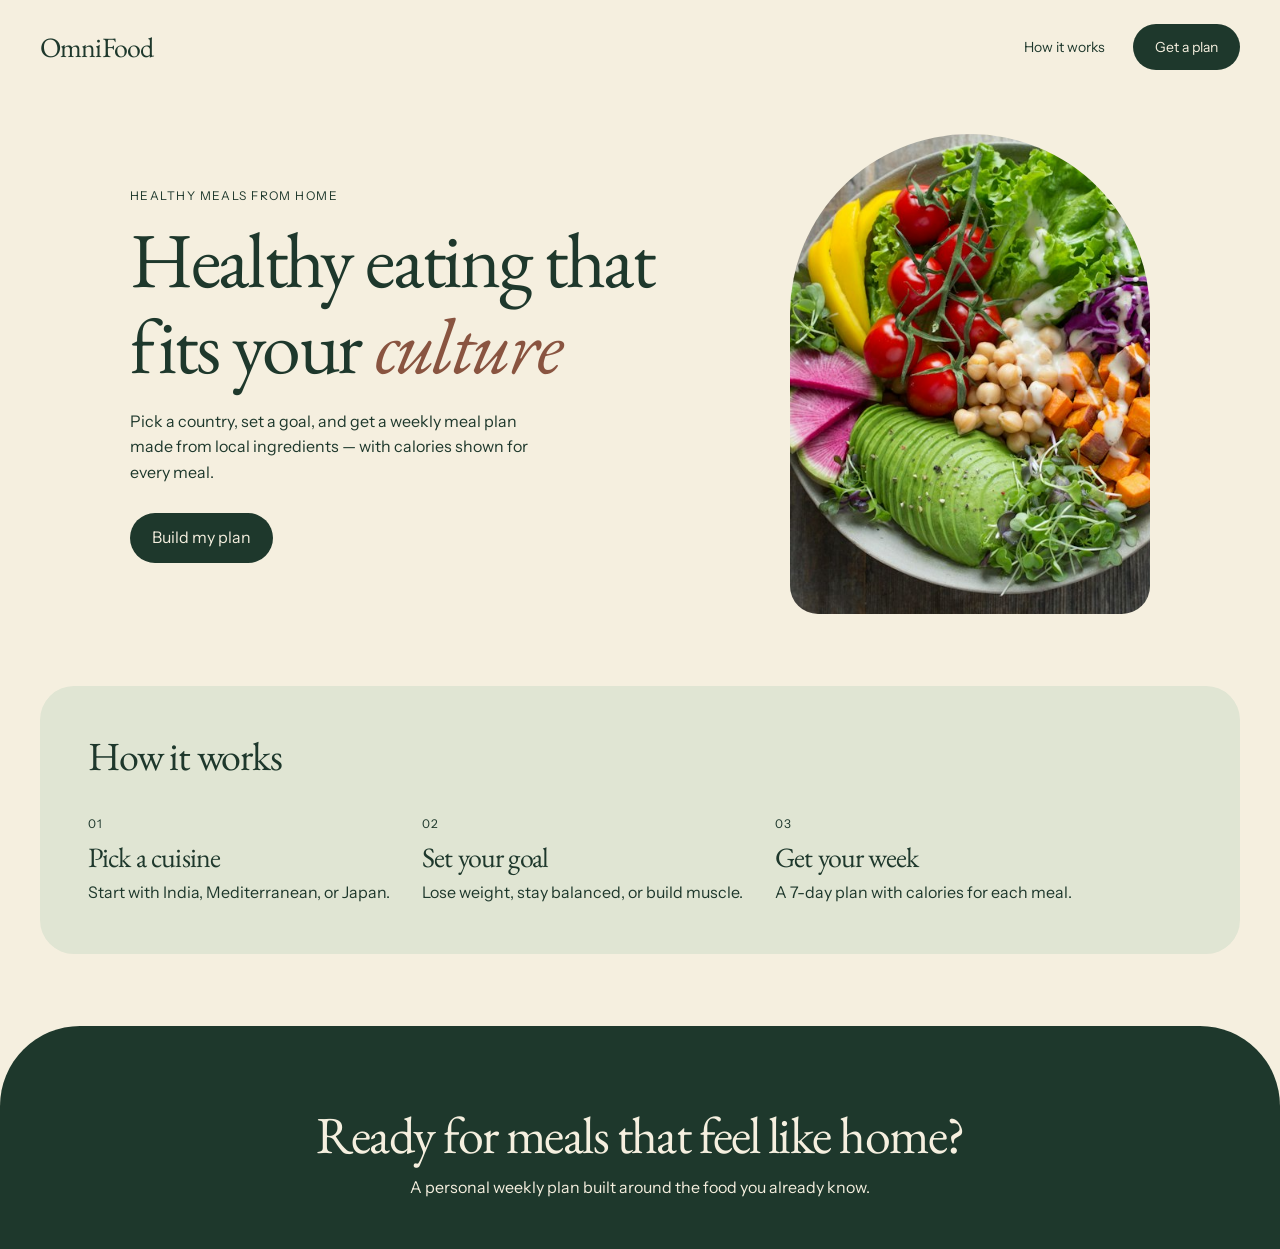
<file: Omnifood_project/index.html>
<!doctype html>
<html lang="en">
  <head>
    <meta charset="UTF-8" />
    <meta name="viewport" content="width=device-width, initial-scale=1.0" />
    <title>OmniFood</title>
    <link rel="preconnect" href="https://fonts.googleapis.com" />
    <link rel="preconnect" href="https://fonts.gstatic.com" crossorigin />
    <link
      href="https://fonts.googleapis.com/css2?family=EB+Garamond:ital,wght@0,400;1,400&family=Instrument+Sans:wght@400;500&display=swap"
      rel="stylesheet"
    />
    <link rel="stylesheet" href="style.css" />
    <link rel="stylesheet" href="queries.css" />
  </head>
  <body>
    <header class="header">
      <p class="logo">OmniFood</p>
      <button class="menu-btn" type="button" aria-expanded="false" aria-label="Menu">
        ☰
      </button>
      <nav class="nav">
        <a href="#how">How it works</a>
        <a class="btn" href="#start">Get a plan</a>
      </nav>
    </header>

    <section class="hero">
      <div class="hero-text">
        <p class="label">Healthy meals from home</p>
        <h1>Healthy eating that fits your <em>culture</em></h1>
        <p class="lead">
          Pick a country, set a goal, and get a weekly meal plan made from local
          ingredients — with calories shown for every meal.
        </p>
        <a class="btn" href="#start">Build my plan</a>
      </div>
      <img
        class="hero-img"
        src="food.jpg"
        width="420"
        height="560"
        alt="Bowl of fresh vegetables, herbs, and salad"
      />
    </section>

    <section class="panel" id="how">
      <h2>How it works</h2>
      <div class="steps">
        <div>
          <p class="label">01</p>
          <h3>Pick a cuisine</h3>
          <p>Start with India, Mediterranean, or Japan.</p>
        </div>
        <div>
          <p class="label">02</p>
          <h3>Set your goal</h3>
          <p>Lose weight, stay balanced, or build muscle.</p>
        </div>
        <div>
          <p class="label">03</p>
          <h3>Get your week</h3>
          <p>A 7-day plan with calories for each meal.</p>
        </div>
      </div>
    </section>

    <footer class="footer" id="start">
      <h2>Ready for meals that feel like home?</h2>
      <p>A personal weekly plan built around the food you already know.</p>
    </footer>
  </body>
  <script src="script.js"></script>
</html>
</file>
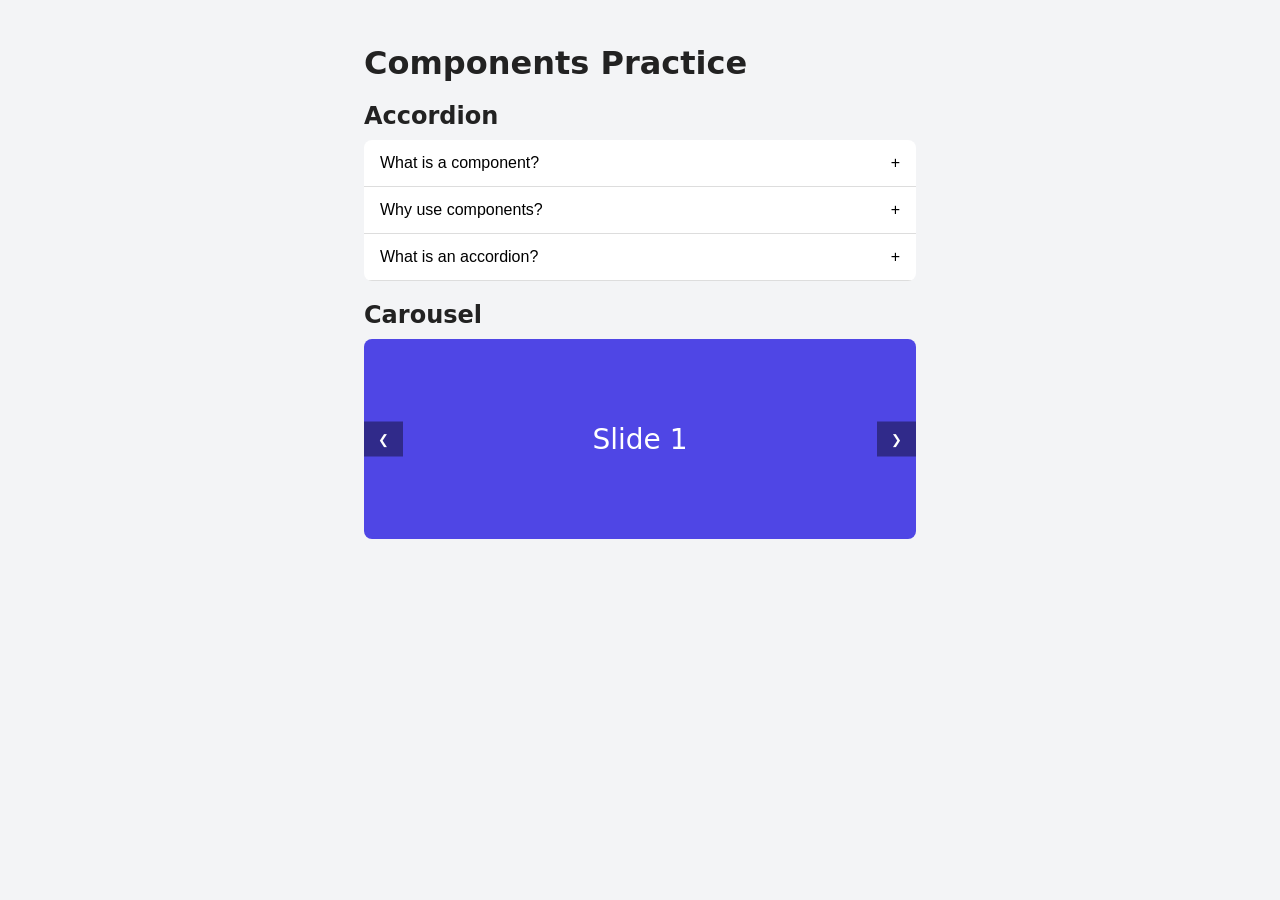
<file: Section 5/index.html>
<!doctype html>
<html lang="en">
  <head>
    <meta charset="UTF-8" />
    <meta name="viewport" content="width=device-width, initial-scale=1" />
    <title>Components Practice</title>
    <link rel="stylesheet" href="style.css" />
  </head>
  <body>
    <main class="container">
      <h1>Components Practice</h1>

      <!-- ACCORDION -->
      <h2>Accordion</h2>
      <div class="accordion">
        <div class="item">
          <button class="header">
            What is a component? <span class="icon">+</span>
          </button>
          <div class="panel">
            <p>A reusable piece of UI, like a button or card.</p>
          </div>
        </div>
        <div class="item">
          <button class="header">
            Why use components? <span class="icon">+</span>
          </button>
          <div class="panel">
            <p>They keep design consistent and save time.</p>
          </div>
        </div>
        <div class="item">
          <button class="header">
            What is an accordion? <span class="icon">+</span>
          </button>
          <div class="panel">
            <p>A list where clicking a header shows or hides content.</p>
          </div>
        </div>
      </div>

      <!-- CAROUSEL -->
      <h2>Carousel</h2>
      <div class="carousel">
        <div class="track">
          <div class="slide s1">Slide 1</div>
          <div class="slide s2">Slide 2</div>
          <div class="slide s3">Slide 3</div>
        </div>
        <button class="nav prev">&#10094;</button>
        <button class="nav next">&#10095;</button>
      </div>
    </main>
  </body>
</html>
</file>
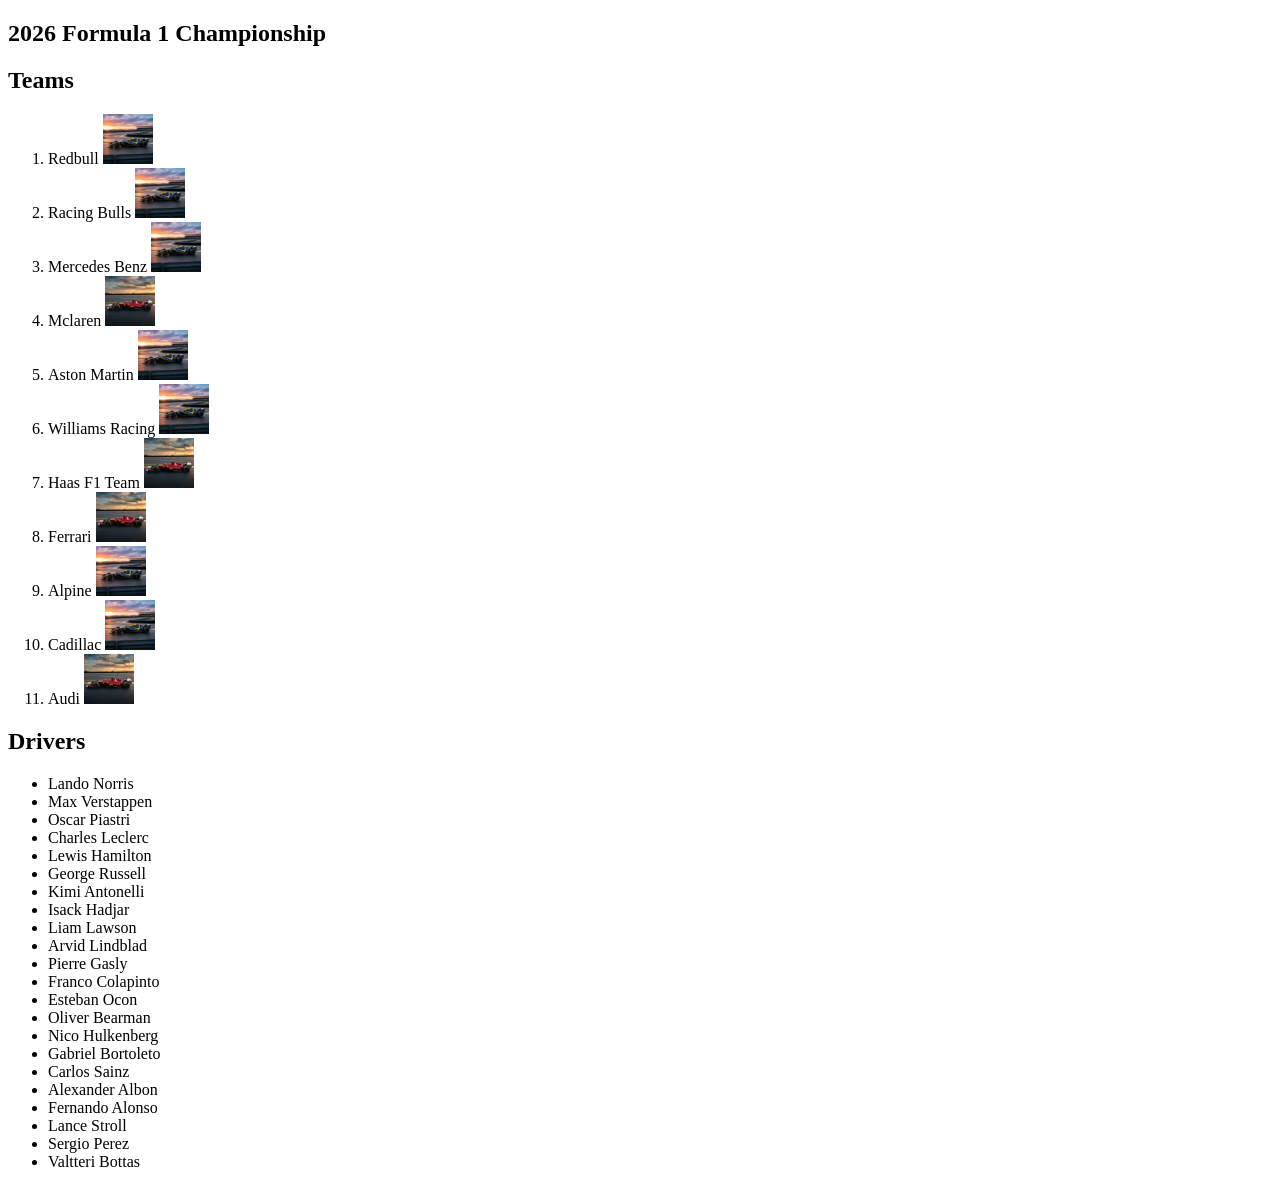
<file: temp.html>
<!doctype html>
<html lang="en">
  <head>
    <meta charset="UTF-8" />
    <title>Formula 1</title>
  </head>

  <body>
    <article>
      <h1>2026 Formula 1 Championship</h1>
    </article>
    <h2>Teams</h2>
    <ol>
      <li>
        Redbull
        <img
          src="img/navy-car.png"
          alt="Redbull car 2026"
          width="50"
          height="50"
        />
      </li>
      <li>
        Racing Bulls
        <img
          src="img/navy-car.png"
          alt="Racing Bulls car"
          width="50"
          height="50"
        />
      </li>
      <li>
        Mercedes Benz
        <img
          src="img/navy-car.png"
          alt="Mercedes Benz car"
          width="50"
          height="50"
        />
      </li>
      <li>
        Mclaren
        <img src="img/red-car.png" alt="Mclaren car" width="50" height="50" />
      </li>
      <li>
        Aston Martin
        <img
          src="img/navy-car.png"
          alt="Aston Martin car"
          width="50"
          height="50"
        />
      </li>
      <li>
        Williams Racing
        <img
          src="img/navy-car.png"
          alt="Williams Racing car"
          width="50"
          height="50"
        />
      </li>
      <li>
        Haas F1 Team
        <img src="img/red-car.png" alt="Haas F1 car" width="50" height="50" />
      </li>
      <li>
        Ferrari
        <img src="img/red-car.png" alt="Ferrari car" width="50" height="50" />
      </li>
      <li>
        Alpine
        <img src="img/navy-car.png" alt="Alpine car" width="50" height="50" />
      </li>
      <li>
        Cadillac
        <img src="img/navy-car.png" alt="Cadillac car" width="50" height="50" />
      </li>
      <li>
        Audi <img src="img/red-car.png" alt="Audi car" width="50" height="50" />
      </li>
    </ol>

    <aside>
      <h2>Drivers</h2>
      <ul>
        <li>Lando Norris</li>
        <li>Max Verstappen</li>
        <li>Oscar Piastri</li>
        <li>Charles Leclerc</li>
        <li>Lewis Hamilton</li>
        <li>George Russell</li>
        <li>Kimi Antonelli</li>
        <li>Isack Hadjar</li>
        <li>Liam Lawson</li>
        <li>Arvid Lindblad</li>
        <li>Pierre Gasly</li>
        <li>Franco Colapinto</li>
        <li>Esteban Ocon</li>
        <li>Oliver Bearman</li>
        <li>Nico Hulkenberg</li>
        <li>Gabriel Bortoleto</li>
        <li>Carlos Sainz</li>
        <li>Alexander Albon</li>
        <li>Fernando Alonso</li>
        <li>Lance Stroll</li>
        <li>Sergio Perez</li>
        <li>Valtteri Bottas</li>
      </ul>
    </aside>
  </body>
</html>
</file>
<file: Omnifood_project/style.css>
:root {
  --dp-color-ground: #f5efdf;
  --dp-color-ink: #1e382c;
  --dp-color-panel: #e0e5d3;
  --dp-color-warm-field: #e6cbb8;
  --dp-color-accent: #895440;
  --dp-color-rule: #d4d0bd;

  --dp-typography-display: "Botanical Garamond", "EB Garamond", Georgia, serif;
  --dp-typography-reading:
    "Botanical Instrument", "Instrument Sans", sans-serif;
}

* {
  box-sizing: border-box;
}

body {
  margin: 0;
  background: var(--dp-color-ground);
  color: var(--dp-color-ink);
  font-family: var(--dp-typography-reading);
  font-size: 16px;
  line-height: 1.6;
}

h1,
h2,
h3,
.logo {
  font-family: var(--dp-typography-display);
  font-weight: 400;
  letter-spacing: -0.03em;
  line-height: 1.1;
}

a {
  color: var(--dp-color-ink);
}

a:focus-visible {
  outline: 2px solid var(--dp-color-accent);
  outline-offset: 3px;
}

html {
  scroll-behavior: smooth;
  scroll-padding-top: 80px;
}

.header {
  display: flex;
  justify-content: space-between;
  gap: 20px;
  align-items: center;
  padding: 24px 40px;
  position: sticky;
  top: 0;
  z-index: 100;
  background: var(--dp-color-ground);
}

.logo {
  margin: 0;
  font-size: 28px;
}

.menu-btn {
  display: none;
  background: none;
  border: none;
  padding: 4px;
  font-size: 28px;
  color: var(--dp-color-ink);
  cursor: pointer;
}

.menu-btn:focus-visible {
  outline: 2px solid var(--dp-color-accent);
  outline-offset: 3px;
}

.nav {
  display: flex;
  align-items: center;
  gap: 28px;
}

.nav a {
  font-size: 14px;
  text-decoration: none;
  position: relative;
}

.nav a:not(.btn)::after {
  content: "";
  position: absolute;
  width: 0;
  height: 2px;
  bottom: -4px;
  left: 0;
  background-color: var(--dp-color-ink);
  transition: width 0.3s ease;
}

.nav a:not(.btn):hover::after {
  width: 100%;
}

.btn {
  display: inline-block;
  position: relative;
  background: var(--dp-color-ink);
  color: var(--dp-color-ground);
  text-decoration: none;
  padding: 12px 22px;
  border-radius: 999px;
  transition:
    background 0.35s ease,
    transform 0.35s ease;
}

.btn:hover {
  background: var(--dp-color-accent);
  transform: translateY(-2px);
}

.hero {
  display: flex;
  align-items: center;
  gap: 48px;
  padding: 40px 40px 72px;
  max-width: 1100px;
  margin: 0 auto;
}

.hero-text {
  flex: 1;
}

.hero-text .btn::after {
  content: "";
  position: absolute;
  width: 0;
  height: 2px;
  bottom: -4px;
  left: 0;
  background-color: var(--dp-color-ink);
  transition: width 0.3s ease;
}

.hero-text .btn:hover::after {
  width: 100%;
}

.label {
  margin: 0 0 12px;
  font-size: 12px;
  letter-spacing: 0.12em;
  text-transform: uppercase;
}

h1 {
  margin: 0 0 20px;
  font-size: clamp(48px, 7vw, 78px);
}

h1 em {
  font-style: italic;
  color: var(--dp-color-accent);
}

.lead {
  max-width: 420px;
  margin: 0 0 28px;
}

.hero-img {
  width: 360px;
  height: 480px;
  object-fit: cover;
  border-radius: 180px 180px 28px 28px;
  flex-shrink: 0;
  transition: transform 0.35s ease;
}

.hero-img:hover {
  transform: scale(1.02);
}

.panel {
  background: var(--dp-color-panel);
  margin: 0 40px 72px;
  padding: 48px;
  border-radius: 34px;
}

.panel h2 {
  margin: 0 0 36px;
  font-size: 40px;
}

.steps {
  display: flex;
  gap: 32px;
}

.steps h3 {
  margin: 8px 0;
  font-size: 28px;
}

.steps p {
  margin: 0;
}

.footer {
  background: var(--dp-color-ink);
  color: var(--dp-color-ground);
  text-align: center;
  padding: 80px 24px 48px;
  border-radius: 80px 80px 0 0;
}

.footer h2 {
  margin: 0 0 12px;
  font-size: clamp(32px, 5vw, 52px);
}

.footer p {
  margin: 0;
}
</file>
<file: Omnifood_project/queries.css>
/* Laptop */
@media (max-width: 1120px) {
  .hero {
    gap: 32px;
    padding: 32px 32px 56px;
  }

  .hero-img {
    width: 300px;
    height: 420px;
  }

  .panel {
    margin: 0 32px 56px;
    padding: 40px;
  }
}

/* Tablet: stack the hero, stack the steps */
@media (max-width: 760px) {
  .header,
  .hero,
  .panel {
    padding-left: 20px;
    padding-right: 20px;
  }

  .hero {
    flex-direction: column;
    align-items: flex-start;
  }

  .hero-img {
    width: 100%;
    height: 420px;
  }

  .steps {
    flex-direction: column;
  }

  .panel {
    margin-left: 20px;
    margin-right: 20px;
  }
}

/* Phone: smaller type and spacing */
@media (max-width: 480px) {
  .header {
    padding: 16px 16px;
  }

  .menu-btn {
    display: block;
  }

  .nav {
    display: none;
    position: absolute;
    top: 100%;
    left: 0;
    right: 0;
    flex-direction: column;
    align-items: flex-start;
    gap: 16px;
    padding: 16px 20px 24px;
    background: var(--dp-color-panel);
  }

  .nav-open .nav {
    display: flex;
  }

  .logo {
    font-size: 22px;
  }

  .btn {
    padding: 10px 18px;
  }

  h1 {
    font-size: 40px;
  }

  .panel h2 {
    font-size: 28px;
  }

  .footer {
    padding: 56px 16px 36px;
    border-radius: 48px 48px 0 0;
  }
}

@media (prefers-reduced-motion: reduce) {
  html {
    scroll-behavior: auto;
  }

  .btn,
  .hero-img,
  .nav a::after,
  .hero-text .btn::after {
    transition: none;
  }

  .btn:hover,
  .hero-img:hover {
    transform: none;
  }
}
</file>
<file: Section 5/style.css>
/* ---------- Base ---------- */
* {
  box-sizing: border-box;
  margin: 0;
  padding: 0;
}
body {
  font-family: system-ui, sans-serif;
  background: #f3f4f6;
  color: #222;
}
.container {
  max-width: 600px;
  margin: 0 auto;
  padding: 24px;
}
h1,
h2 {
  margin: 20px 0 10px;
}

/* ---------- Accordion ---------- */
.accordion {
  background: #fff;
  border-radius: 8px;
  overflow: hidden;
}
.item {
  border-bottom: 1px solid #ddd;
}
.header {
  width: 100%;
  padding: 14px 16px;
  display: flex;
  justify-content: space-between;
  background: none;
  border: none;
  font-size: 16px;
  cursor: pointer;
}
.header:hover {
  background: #f9fafb;
}
.panel {
  max-height: 0; /* closed by default */
  overflow: hidden;
  transition: max-height 0.3s ease;
  padding: 0 16px;
}
.panel p {
  padding-bottom: 14px;
}
.item.open .icon {
  transform: rotate(45deg);
} /* + becomes x */
.icon {
  transition: transform 0.3s;
}

/* ---------- Carousel ---------- */
.carousel {
  position: relative;
  overflow: hidden;
  border-radius: 8px;
}
.track {
  display: flex;
  transition: transform 0.4s ease;
}
.slide {
  min-width: 100%;
  height: 200px; /* each slide = full width */
  display: grid;
  place-items: center;
  color: #fff;
  font-size: 28px;
}
.s1 {
  background: #4f46e5;
}
.s2 {
  background: #059669;
}
.s3 {
  background: #dc2626;
}
.nav {
  position: absolute;
  top: 50%;
  transform: translateY(-50%);
  background: rgba(0, 0, 0, 0.4);
  color: #fff;
  border: none;
  padding: 10px 14px;
  cursor: pointer;
}
.prev {
  left: 0;
}
.next {
  right: 0;
}
</file>
